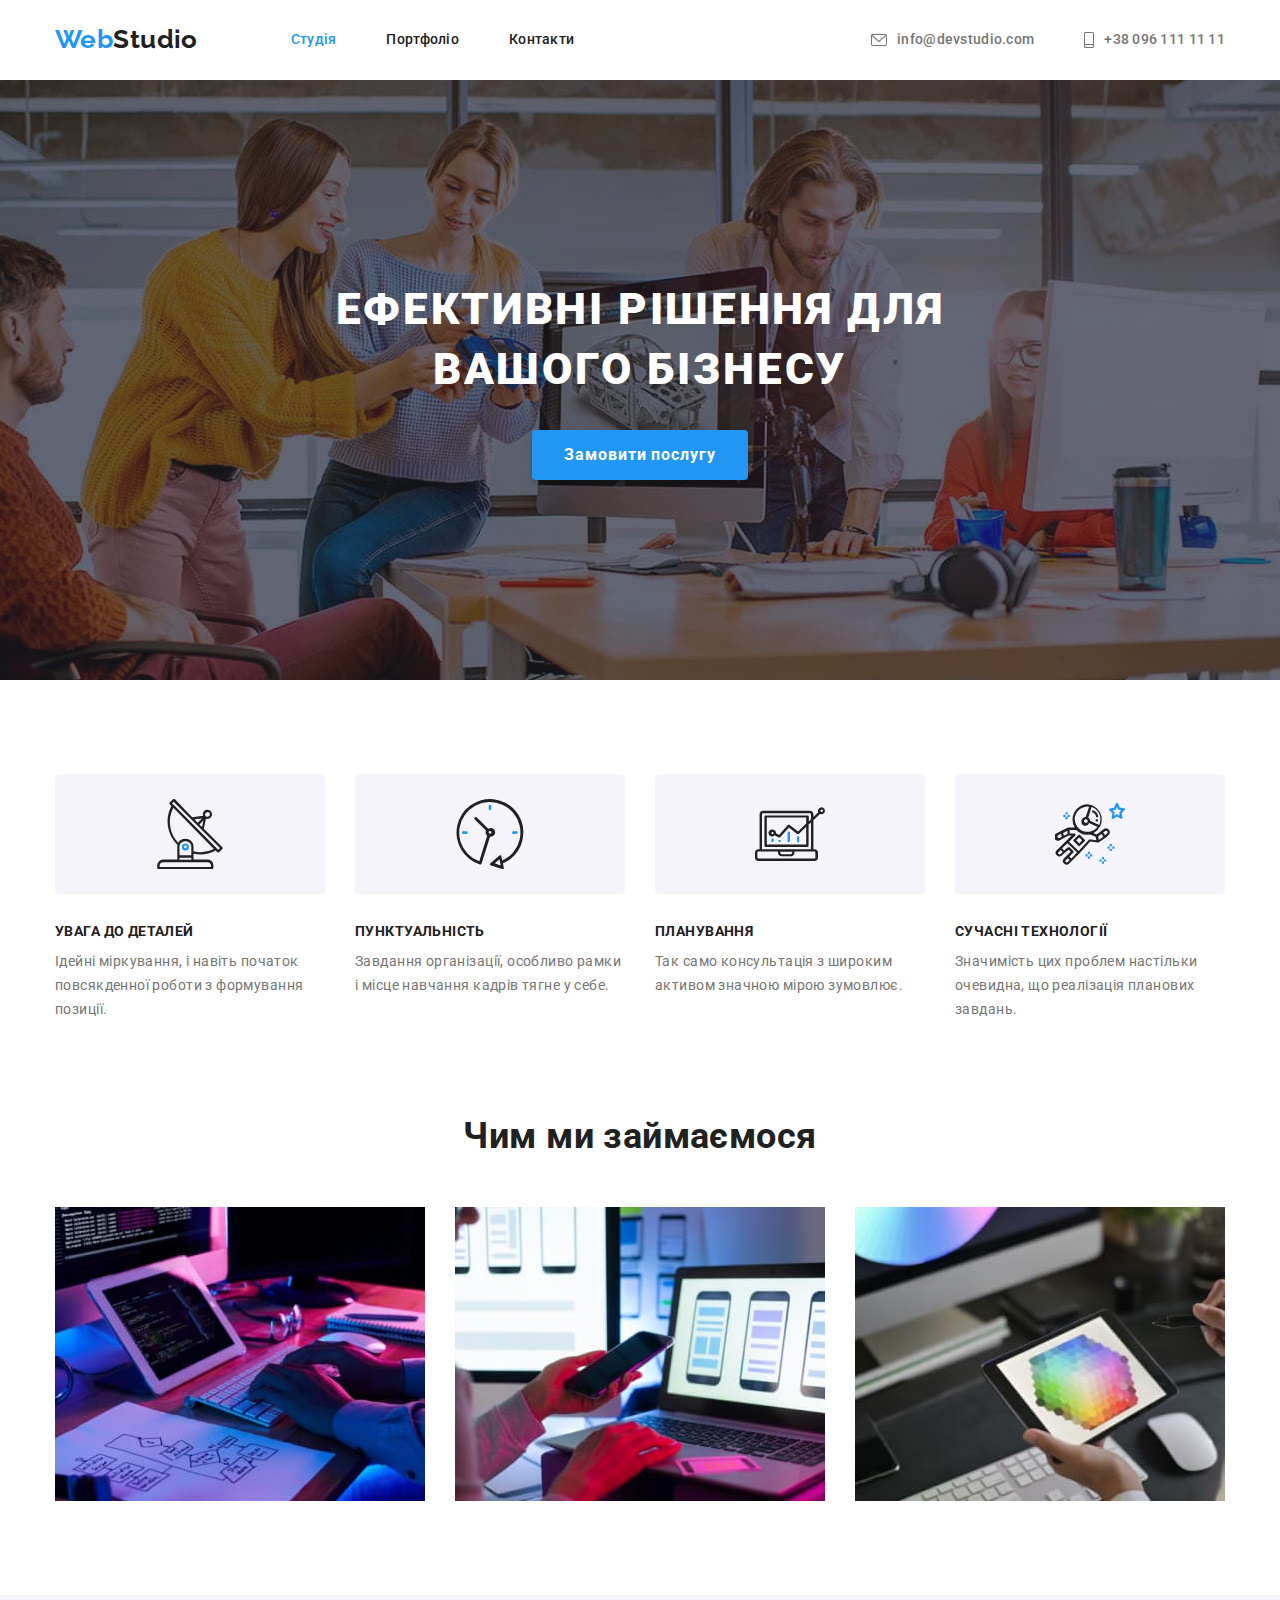
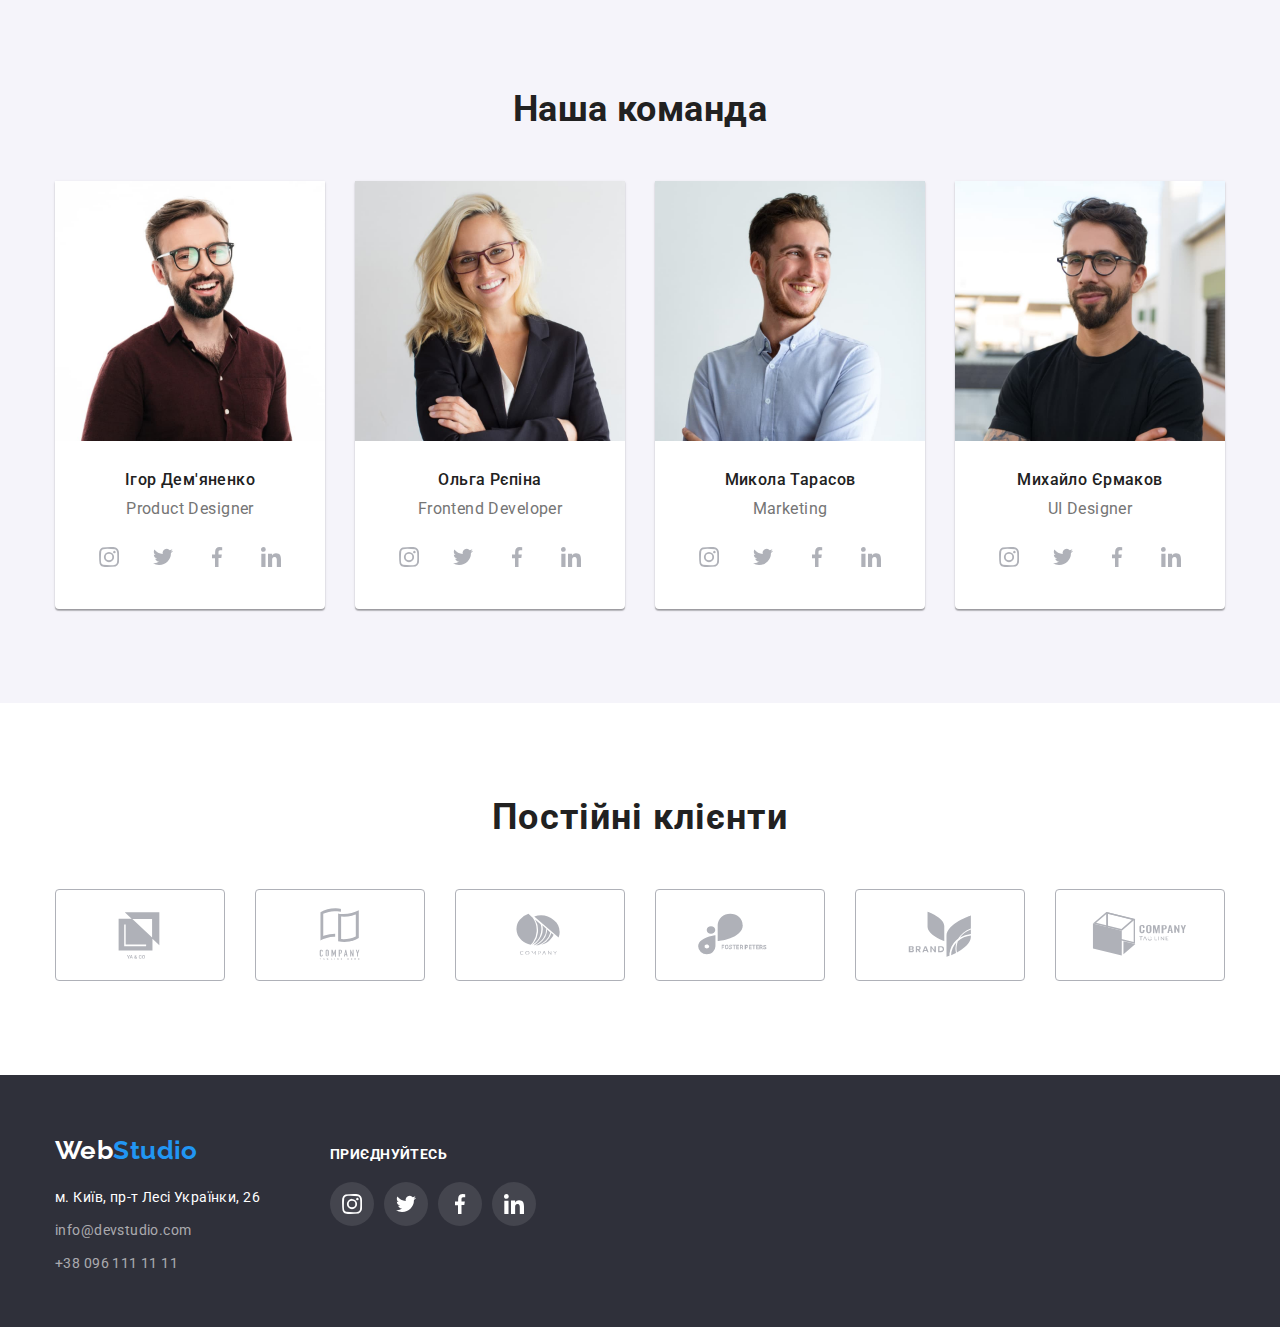
<file: index.html>
<!DOCTYPE html>
<html lang="uk">

<head>
  <meta charset="UTF-8" />
  <meta http-equiv="X-UA-Compatible" content="IE=edge" />
  <meta name="viewport" content="width=device-width, initial-scale=1.0" />
  <title>Document</title>

  <link href="https://fonts.googleapis.com/css2?family=Raleway:wght@700&family=Roboto:wght@400;500;700;900&display=swap"
    rel="stylesheet" />
  <link rel="stylesheet"
    href="https://cdnjs.cloudflare.com/ajax/libs/modern-normalize/1.1.0/modern-normalize.min.css" />

  <link rel="stylesheet" href="./css/styles.css" />
</head>

<body>
  <header>
    <div class="container main-nav">
      <a href="./index.html" class="logo">
        <span class="web">Web</span><span class="studio">Studio</span></a>
      <nav>
        <ul class="site-nav list">
          <li class="item">
            <a href="./index.html" class="link current">Студія</a>
          </li>
          <li class="item">
            <a href="./portfolio.html" class="link">Портфоліо</a>
          </li>
          <li class="item"><a href="" class="link">Контакти</a></li>
        </ul>
      </nav>

      <ul class="auth-nav list">
        <li class="item">
          <a href="mailto:info@devstudio.com" class="info">
            <svg class="icon-emeil" width="16" height="12">
              <use href="./images/icons.svg#icon-email" class="o"></use>
            </svg>
            info@devstudio.com</a>
        </li>
        <li class="item">
          <a href="tel:+380961111111" class="info">
            <svg class="icon-smartphone" width="10" height="16">
              <use href="./images/icons.svg#icon-smartphone"></use>
            </svg>
            +38 096 111 11 11</a>
        </li>
      </ul>
    </div>
  </header>

  <main>
    <section class="hero section">
      <div class="container">
        <h1 class="hero-title">Ефективні рішення для вашого бізнесу</h1>
        <button type="button" class="button-primary">Замовити послугу</button>
      </div>
    </section>

    <section class="section no-pading">
      <div class="container">
        <h2 class="visually-hidden">Переваги</h2>
        <ul class="feature-list list">
          <li class="distributed">
            <div class="icon-element">
              <svg class="icon-header-mail" width="70" height="70">
                <use href="./images/icons.svg#icon-nlo"></use>
              </svg>
            </div>
            <h3 class="title">Увага до деталей</h3>
            <p class="desc">
              Ідейні міркування, і навіть початок повсякденної роботи з
              формування позиції.
            </p>
          </li>
          <li class="distributed">
            <div class="icon-element">
              <svg class="icon-header-mail" width="70" height="70">
                <use href="./images/icons.svg#icon-clock"></use>
              </svg>
            </div>
            <h3 class="title">Пунктуальність</h3>
            <p class="desc">
              Завдання організації, особливо рамки і місце навчання кадрів
              тягне у себе.
            </p>
          </li>
          <li class="distributed">
            <div class="icon-element">
              <svg class="icon-header-mail" width="70" height="70">
                <use href="./images/icons.svg#icon-diagram"></use>
              </svg>
            </div>
            <h3 class="title">Планування</h3>
            <p class="desc">
              Так само консультація з широким активом значною мірою зумовлює.
            </p>
          </li>
          <li class="distributed">
            <div class="icon-element">
              <svg class="icon-header-mail" width="70" height="70">
                <use href="./images/icons.svg#icon-astronaut"></use>
              </svg>
            </div>
            <h3 class="title">Сучасні технології</h3>
            <p class="desc">
              Значимість цих проблем настільки очевидна, що реалізація
              планових завдань.
            </p>
          </li>
        </ul>
      </div>
    </section>

    <section class="work-list section">
      <div class="container">
        <h2 class="rubric">Чим ми займаємося</h2>
        <ul class="img list">
          <li class="picture">
            <img src="./images/img.jpg" alt="programer-working-his-desk-office" width="370" height="294" />
          </li>
          <li class="picture">
            <img src="./images/img1.jpg" alt="creators-is-working-interface-mobile-phones" width="370" height="294" />
          </li>
          <li class="picture">
            <img src="./images/img2.jpg" alt="creative-artist-web-design-with-working-colour-selection-graphic-tablet"
              width="370" height="294" />
          </li>
        </ul>
      </div>
    </section>

    <section class="team-section section">
      <div class="container">
        <h2 class="rubric">Наша команда</h2>
        <ul class="items list">
          <li class="foto">
            <img src="./images/foto1.jpg" alt="Product Designer" class="picture" width="270" height="260" />
            <div class="foto-desc">
              <h3 class="name">Ігор Дем'яненко</h3>
              <p class="subtitle">Product Designer</p>

              <div class="icon-wrapper">
                <ul class="card-link">
                  <li class="link-icon-list">
                    <a href="" class="link-social-icon">
                      <svg class="icon-kom" width="20" height="20">
                        <use href="./images/icons.svg#icon-instagram" class="o"></use>
                      </svg>
                    </a>
                  </li>
                  <li class="link-icon-list">
                    <a href="" class="link-social-icon">
                      <svg class="icon-kom" width="20" height="20">
                        <use href="./images/icons.svg#icon-twitter" class="o"></use>
                      </svg>
                    </a>
                  </li>
                  <li class="link-icon-list">
                    <a href="" class="link-social-icon">
                      <svg class="icon-kom" width="20" height="20">
                        <use href="./images/icons.svg#icon-facebook" class="o"></use>
                      </svg>
                    </a>
                  </li>
                  <li class="link-icon-list">
                    <a href="" class="link-social-icon">
                      <svg class="icon-kom" width="20" height="20">
                        <use href="./images/icons.svg#icon-linkedin" class="o"></use>
                      </svg>
                    </a>
                  </li>
                </ul>
              </div>
            </div>
          </li>
          <li class="foto">
            <img src="./images/foto2.jpg" alt="Frontend Developer" class="picture" width="270" height="260" />
            <div class="foto-desc">
              <h3 class="name">Ольга Рєпіна</h3>
              <p class="subtitle">Frontend Developer</p>

              <div class="icon-wrapper">
                <ul class="card-link">
                  <li class="link-icon-list">
                    <a href="" class="link-social-icon">
                      <svg class="icon-kom" width="20" height="20">
                        <use href="./images/icons.svg#icon-instagram" class="o"></use>
                      </svg>
                    </a>
                  </li>
                  <li class="link-icon-list">
                    <a href="" class="link-social-icon">
                      <svg class="icon-kom" width="20" height="20">
                        <use href="./images/icons.svg#icon-twitter" class="o"></use>
                      </svg>
                    </a>
                  </li>
                  <li class="link-icon-list">
                    <a href="" class="link-social-icon">
                      <svg class="icon-kom" width="20" height="20">
                        <use href="./images/icons.svg#icon-facebook" class="o"></use>
                      </svg>
                    </a>
                  </li>
                  <li class="link-icon-list">
                    <a href="" class="link-social-icon">
                      <svg class="icon-kom" width="20" height="20">
                        <use href="./images/icons.svg#icon-linkedin" class="o"></use>
                      </svg>
                    </a>
                  </li>
                </ul>
              </div>
            </div>
          </li>
          <li class="foto">
            <img src="./images/foto3.jpg" alt="Marketing" class="picture" width="270" height="260" />
            <div class="foto-desc">
              <h3 class="name">Микола Тарасов</h3>
              <p class="subtitle">Marketing</p>
              <div class="icon-wrapper">
                <ul class="card-link">
                  <li class="link-icon-list">
                    <a href="" class="link-social-icon">
                      <svg class="icon-kom" width="20" height="20">
                        <use href="./images/icons.svg#icon-instagram" class="o"></use>
                      </svg>
                    </a>
                  </li>
                  <li class="link-icon-list">
                    <a href="" class="link-social-icon">
                      <svg class="icon-kom" width="20" height="20">
                        <use href="./images/icons.svg#icon-twitter" class="o"></use>
                      </svg>
                    </a>
                  </li>
                  <li class="link-icon-list">
                    <a href="" class="link-social-icon">
                      <svg class="icon-kom" width="20" height="20">
                        <use href="./images/icons.svg#icon-facebook" class="o"></use>
                      </svg>
                    </a>
                  </li>
                  <li class="link-icon-list">
                    <a href="" class="link-social-icon">
                      <svg class="icon-kom" width="20" height="20">
                        <use href="./images/icons.svg#icon-linkedin" class="o"></use>
                      </svg>
                    </a>
                  </li>
                </ul>
              </div>
            </div>
          </li>
          <li class="foto">
            <img src="./images/foto4.jpg" alt="UI Designer" class="picture" width="270" height="260" />
            <div class="foto-desc">
              <h3 class="name">Михайло Єрмаков</h3>
              <p class="subtitle">UI Designer</p>

              <div class="icon-wrapper">
                <ul class="card-link">
                  <li class="link-icon-list">
                    <a href="" class="link-social-icon">
                      <svg class="icon-kom" width="20" height="20">
                        <use href="./images/icons.svg#icon-instagram" class="o"></use>
                      </svg>
                    </a>
                  </li>
                  <li class="link-icon-list">
                    <a href="" class="link-social-icon">
                      <svg class="icon-kom" width="20" height="20">
                        <use href="./images/icons.svg#icon-twitter" class="o"></use>
                      </svg>
                    </a>
                  </li>
                  <li class="link-icon-list">
                    <a href="" class="link-social-icon">
                      <svg class="icon-kom" width="20" height="20">
                        <use href="./images/icons.svg#icon-facebook" class="o"></use>
                      </svg>
                    </a>
                  </li>
                  <li class="link-icon-list">
                    <a href="" class="link-social-icon">
                      <svg class="icon-kom" width="20" height="20">
                        <use href="./images/icons.svg#icon-linkedin" class="o"></use>
                      </svg>
                    </a>
                  </li>
                </ul>
              </div>
            </div>
          </li>
        </ul>
      </div>
    </section>

    <section class="section-clients section">
      <div class="container">
        <h2 class="section-title">Постійні клієнти</h2>
        <ul class="list-icon">
          <li class="item-icon">
            <a class="link-icon" href="">
              <svg class="icon-title" width="106" height="60">
                <use href="./images/icons.svg#icon-logo1"></use>
              </svg></a>
          </li>
          <li class="item-icon">
            <a class="link-icon" href="">
              <svg class="icon-title" width="106" height="60">
                <use href="./images/icons.svg#icon-logo2"></use>
              </svg></a>
          </li>
          <li class="item-icon">
            <a class="link-icon" href="">
              <svg class="icon-title" width="106" height="60">
                <use href="./images/icons.svg#icon-logo3"></use>
              </svg></a>
          </li>
          <li class="item-icon">
            <a class="link-icon" href="">
              <svg class="icon-title" width="106" height="60">
                <use href="./images/icons.svg#icon-logo4"></use>
              </svg></a>
          </li>
          <li class="item-icon">
            <a class="link-icon" href="">
              <svg class="icon-title" width="106" height="60">
                <use href="./images/icons.svg#icon-logo5"></use>
              </svg></a>
          </li>
          <li class="item-icon">
            <a class="link-icon" href="">
              <svg class="icon-title" width="106" height="60">
                <use href="./images/icons.svg#icon-logo6"></use>
              </svg></a>
          </li>
        </ul>
      </div>
    </section>
  </main>

  <footer class="footer">
    <div class="container list-div">
      <div class="link-wrapper">
        <a href="./index.html" class="logo-f"><span class="web-footer">Web</span><span
            class="studio-footer">Studio</span>
        </a>
        <address>
          <ul class="info-nav list">
            <li>
              <a href="#" class="map">м. Київ, пр-т Лесі Українки, 26</a>
            </li>
            <li>
              <a href="mailto:info@devstudio.com" class="mail-up">info@devstudio.com</a>
            </li>
            <li>
              <a href="tel:+380961111111" class="tel-up">+38 096 111 11 11</a>
            </li>
          </ul>
        </address>
      </div>

      <div class="icon-wrapper-footer">
        <p class="text-icon">приєднуйтесь</p>

        <ul class="list-icon-footer">
          <li class="item-icon-end">
            <a href="" class="link-footer-icon">
              <svg class="icon-kom-footer" width="20" height="20">
                <use href="./images/icons.svg#icon-instagram" class="o"></use>
              </svg>
            </a>
          </li>
          <li class="item-icon-end">
            <a href="" class="link-footer-icon">
              <svg class="icon-kom-footer" width="20" height="20">
                <use href="./images/icons.svg#icon-twitter" class="o"></use>
              </svg>
            </a>
          </li>
          <li class="item-icon-end">
            <a href="" class="link-footer-icon">
              <svg class="icon-kom-footer" width="20" height="20">
                <use href="./images/icons.svg#icon-facebook" class="o"></use>
              </svg>
            </a>
          </li>
          <li class="item-icon-end">
            <a href="" class="link-footer-icon">
              <svg class="icon-kom-footer" width="20" height="20">
                <use href="./images/icons.svg#icon-linkedin" class="o"></use>
              </svg>
            </a>
          </li>
        </ul>
      </div>
    </div>
  </footer>
</body>

</html>
</file>
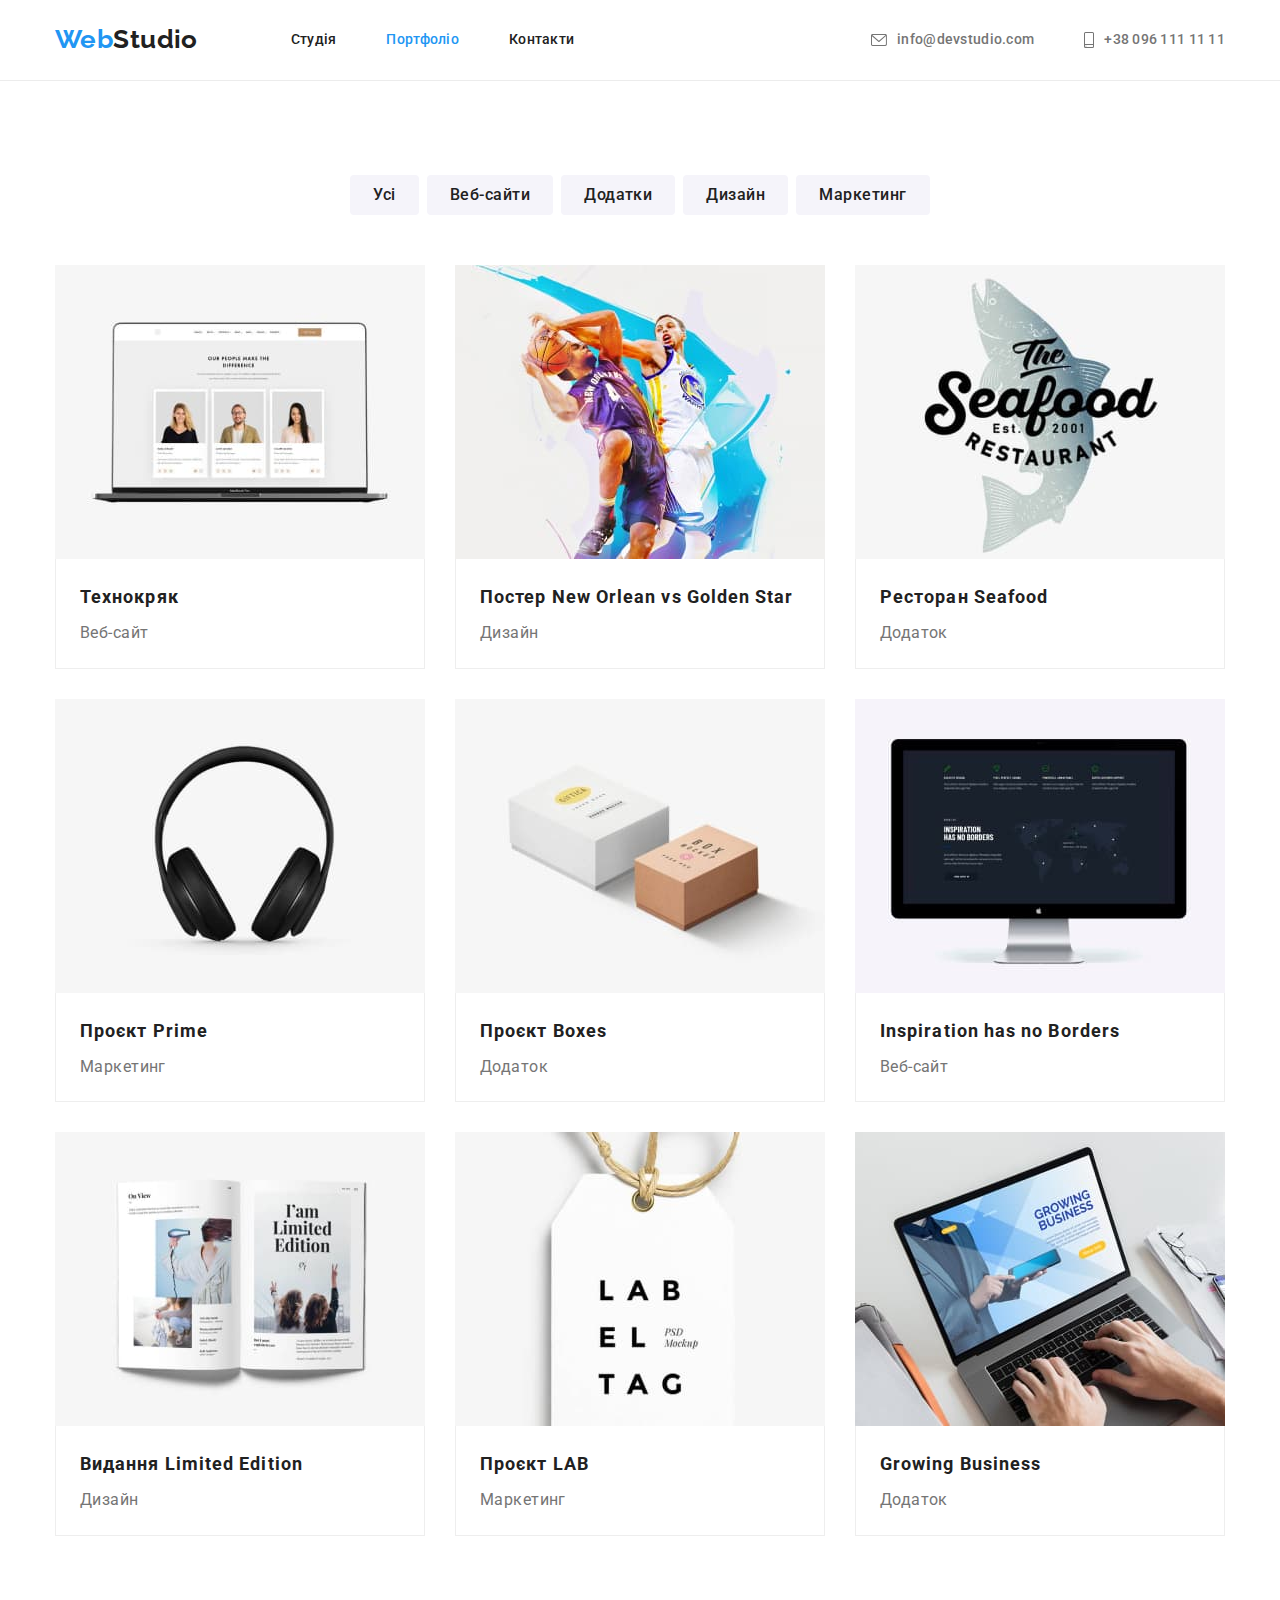
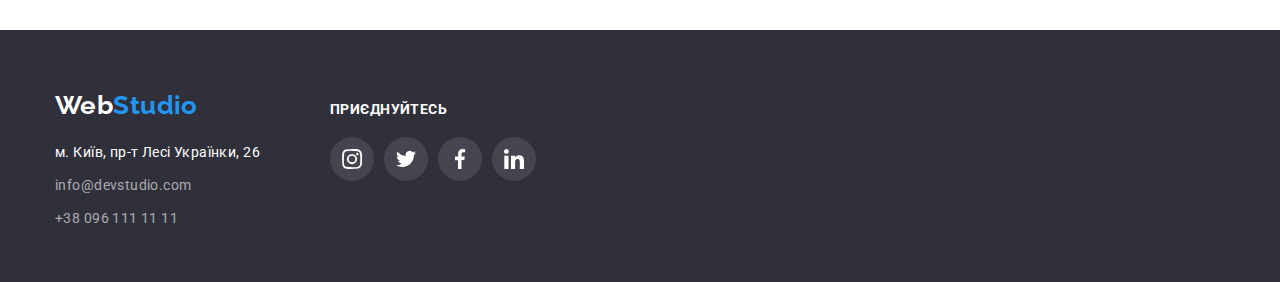
<file: portfolio.html>
<!DOCTYPE html>
<html lang="uk">

<head>
  <meta charset="UTF-8" />
  <meta http-equiv="X-UA-Compatible" content="IE=edge" />
  <meta name="viewport" content="width=device-width, initial-scale=1.0" />
  <title>Document</title>

  <link href="https://fonts.googleapis.com/css2?family=Raleway:wght@700&family=Roboto:wght@400;500;700;900&display=swap"
    rel="stylesheet" />

  <link rel="stylesheet"
    href="https://cdnjs.cloudflare.com/ajax/libs/modern-normalize/1.1.0/modern-normalize.min.css" />

  <link rel="stylesheet" href="./css/styles.css" />
</head>

<body>
  <header class="main-end">
    <div class="container main-nav">
      <a href="./index.html" class="logo">
        <span class="web">Web</span><span class="studio">Studio</span></a>

      <nav>
        <ul class="site-nav list">
          <li class="item"><a href="./index.html" class="link">Студія</a></li>
          <li class="item">
            <a href="./portfolio.html" class="link current">Портфоліо</a>
          </li>
          <li class="item"><a href="" class="link">Контакти</a></li>
        </ul>
      </nav>

      <ul class="auth-nav list">
        <li class="item">
          <a href="mailto:info@devstudio.com" class="info">
            <svg class="icon-emeil" width="16" height="12">
              <use href="./images/icons.svg#icon-email"></use>
            </svg>
            info@devstudio.com</a>
        </li>
        <li class="item">
          <a href="tel:+380961111111" class="info">
            <svg class="icon-smartphone" width="10" height="16">
              <use href="./images/icons.svg#icon-smartphone"></use>
            </svg>
            +38 096 111 11 11</a>
        </li>
      </ul>
    </div>
  </header>

  <main>
    <section class="section-portfolio section">
      <div class="container">
        <h1 class="visually-hidden">Портфоліо</h1>
        <ul class="btn-portfolio list">
          <li class="btn-list">
            <button type="button" class="btn">Усі</button>
          </li>
          <li class="btn-list">
            <button type="button" class="btn">Веб-сайти</button>
          </li>
          <li class="btn-list">
            <button type="button" class="btn">Додатки</button>
          </li>
          <li class="btn-list">
            <button type="button" class="btn">Дизайн</button>
          </li>
          <li class="btn-list">
            <button type="button" class="btn">Маркетинг</button>
          </li>
        </ul>

        <ul class="firs-block list">
          <li class="block-img">
            <a href=""><img src="./images/portfolio1.jpg" alt="web-site" class="picture" width="370" height="294" />
              <div class="name-desc">
                <h2 class="name-block">Технокряк</h2>
                <p class="name-end">Веб-сайт</p>
              </div>
            </a>
          </li>
          <li class="block-img">
            <a href=""><img src="./images/portfolio2.jpg" alt="design" class="picture" width="370" height="294" />
              <div class="name-desc">
                <h2 class="name-block">Постер New Orlean vs Golden Star</h2>
                <p class="name-end">Дизайн</p>
              </div>
            </a>
          </li>
          <li class="block-img">
            <a href=""><img src="./images/portfolio3.jpg" alt="addition" class="picture" width="370" height="294" />
              <div class="name-desc">
                <h2 class="name-block">Ресторан Seafood</h2>
                <p class="name-end">Додаток</p>
              </div>
            </a>
          </li>
          <li class="block-img">
            <a href=""><img src="./images/portfolio4.jpg" alt="marketing" class="picture" width="370" height="294" />
              <div class="name-desc">
                <h2 class="name-block">Проєкт Prime</h2>
                <p class="name-end">Маркетинг</p>
              </div>
            </a>
          </li>
          <li class="block-img">
            <a href=""><img src="./images/portfolio5.jpg" alt="addition" class="picture" width="370" height="294" />
              <div class="name-desc">
                <h2 class="name-block">Проєкт Boxes</h2>
                <p class="name-end">Додаток</p>
              </div>
            </a>
          </li>
          <li class="block-img">
            <a href=""><img src="./images/portfolio6.jpg" alt="web-site" class="picture" width="370" height="294" />
              <div class="name-desc">
                <h2 class="name-block">Inspiration has no Borders</h2>
                <p class="name-end">Веб-сайт</p>
              </div>
            </a>
          </li>
          <li class="block-img">
            <a href=""><img src="./images/portfolio7.jpg" alt="design" class="picture" width="370" height="294" />
              <div class="name-desc">
                <h2 class="name-block">Видання Limited Edition</h2>
                <p class="name-end">Дизайн</p>
              </div>
            </a>
          </li>
          <li class="block-img">
            <a href=""><img src="./images/portfolio8.jpg" alt="marketing" class="picture" width="370" height="294" />
              <div class="name-desc">
                <h2 class="name-block">Проєкт LAB</h2>
                <p class="name-end">Маркетинг</p>
              </div>
            </a>
          </li>
          <li class="block-img">
            <a href=""><img src="./images/portfolio9.jpg" alt="addition" class="picture" width="370" height="294" />
              <div class="name-desc">
                <h2 class="name-block">Growing Business</h2>
                <p class="name-end">Додаток</p>
              </div>
            </a>
          </li>
        </ul>
      </div>
    </section>
  </main>

  <footer class="footer">
    <div class="container list-div">
      <div class="link-wrapper">
        <a href="./index.html" class="logo-f"><span class="web-footer">Web</span><span
            class="studio-footer">Studio</span>
        </a>
        <address>
          <ul class="info-nav list">
            <li>
              <a href="#" class="map">м. Київ, пр-т Лесі Українки, 26</a>
            </li>
            <li>
              <a href="mailto:info@devstudio.com" class="mail-up">info@devstudio.com</a>
            </li>
            <li>
              <a href="tel:+380961111111" class="tel-up">+38 096 111 11 11</a>
            </li>
          </ul>
        </address>
      </div>

      <div class="icon-wrapper-footer">
        <p class="text-icon">приєднуйтесь</p>

        <ul class="list-icon-footer">
          <li class="item-icon-end">
            <a href="" class="link-footer-icon">
              <svg class="icon-kom-footer" width="20" height="20">
                <use href="./images/icons.svg#icon-instagram" class="o"></use>
              </svg>
            </a>
          </li>
          <li class="item-icon-end">
            <a href="" class="link-footer-icon">
              <svg class="icon-kom-footer" width="20" height="20">
                <use href="./images/icons.svg#icon-twitter" class="o"></use>
              </svg>
            </a>
          </li>
          <li class="item-icon-end">
            <a href="" class="link-footer-icon">
              <svg class="icon-kom-footer" width="20" height="20">
                <use href="./images/icons.svg#icon-facebook" class="o"></use>
              </svg>
            </a>
          </li>
          <li class="item-icon-end">
            <a href="" class="link-footer-icon">
              <svg class="icon-kom-footer" width="20" height="20">
                <use href="./images/icons.svg#icon-linkedin" class="o"></use>
              </svg>
            </a>
          </li>
        </ul>
      </div>
    </div>
  </footer>
</body>

</html>
</file>
<file: css/styles.css>
html {
  box-sizing: border-box;
}
*,
*::before,
*::after {
  box-sizing: inherit;
}
h1,
h2,
h3,
h4,
h5,
h6,
ul,
p {
  margin: 0;
}
ul {
  padding: 0;
}
img {
  display: block;
  max-width: 100%;
  height: auto;
}
a {
  text-decoration: none;
  color: inherit;
}
:root {
  --background-color: #ffffff;
  --brand-color: #2f303a;
  --button-color: #2196f3;
  --text-color: #212121;
  --second-text: #757575;
  --animation-name: #f5f4fa;
  --button-activ: #188ce8;
  --background-color-hero: #c4c4c4;
  --icons: #afb1b8;
}

body {
  background-color: var(--background-color);
  color: var(--second-text);
  font-family: Roboto, sans-serif;
  font-size: 14px;
  letter-spacing: 0.03em;
}
.container {
  width: 1200px;
  padding-left: 15px;
  padding-right: 15px;
  margin-left: auto;
  margin-right: auto;
}
.section {
  padding-top: 94px;
  padding-bottom: 94px;
}
.list {
  list-style: none;
  padding: 0;
  margin: 0;
}
.no-pading {
  padding-bottom: 0;
}

/* Шапка */
.main-nav {
  display: flex;
  align-items: center;
}
.main-end {
  border-bottom: 1px solid #ececec;
}
.logo {
  padding-top: 24px;
  padding-bottom: 25px;
  font-family: Raleway, sans-serif;
  font-weight: 700;
  font-size: 26px;
  line-height: 1.19;
}
.web {
  color: var(--button-color);
}
.studio {
  color: var(--text-color);
}
/* Навігації */
.site-nav {
  display: flex;
  margin-left: 93px;
}
.site-nav .item + .item {
  margin-left: 50px;
}
.site-nav .link {
  display: block;
  padding-top: 32px;
  padding-bottom: 32px;
  color: var(--text-color);

  font-weight: 500;
  line-height: 1.14;
  letter-spacing: 0.02em;
}
.site-nav .link.current {
  color: var(--button-color);
}
.site-nav .link:hover,
.site-nav .link:focus {
  color: var(--button-color);
}

/* Контакти */
.auth-nav {
  display: flex;
  margin-left: auto;
  line-height: 16px;
  font-size: 14px;
  align-items: center;
}
.auth-nav .item + .item {
  margin-left: 50px;
}
.icon-emeil {
  margin-right: 10px;
}
.icon-smartphone {
  margin-right: 10px;
}
.auth-nav .info {
  display: flex;
  align-items: center;
  font-weight: 500;
  line-height: 1.14;
  letter-spacing: 0.02em;
}
.info {
  color: var(--second-text);
  fill: var(--second-text);
}
.info:hover,
.info:focus {
  color: var(--button-color);
  fill: var(--button-color);
}

/* Герой */
.hero {
  padding: 200px 0 200px 0;
  max-width: 1600px;
  height: 600px;
  margin-left: auto;
  margin-right: auto;
  background: var(--background-color-hero);
  background-image: linear-gradient(
      to right,
      rgba(40, 48, 58, 0.4),
      rgba(47, 48, 58, 0.4)
    ),
    url(../images/Imgfon.jpg);
  background-repeat: no-repeat;
  background-position: center;
  background-size: auto;
}

.hero-title {
  text-align: center;
  color: var(--background-color);
  font-size: 44px;
  line-height: 1.36;
  letter-spacing: 0.06em;
  text-transform: uppercase;
  font-weight: 900;
  margin: 0 auto 30px;
  width: 696px;
}

.button-primary {
  display: flex;
  text-align: center;
  flex-direction: column;
  justify-content: center;
  align-items: center;
  cursor: pointer;

  font-weight: 700;
  font-size: 16px;
  line-height: 1.88;
  letter-spacing: 0.06em;
  box-shadow: 0px 4px 4px rgba(0, 0, 0, 0.15);
  border-radius: 4px;
  border: none;
  width: 216px;
  height: 50px;
  margin: auto;
  padding: 0;

  color: var(--background-color);
  background-color: var(--button-color);
}

.button-primary:hover,
.button-primary:focus {
  background-color: var(--button-activ);
}

/* Секції */
.visually-hidden {
  position: absolute;
  width: 1px;
  height: 1px;
  margin: -1px;
  border: 0;
  padding: 0;

  white-space: nowrap;
  clip-path: inset(100%);
  clip: rect(0 0 0 0);
  overflow: hidden;
}
/* Список переваг */
.feature-list {
  display: flex;
  flex-wrap: wrap;
  column-gap: 30px;
}
.feature-list > .distributed {
  flex-basis: calc((100% - 90px) / 4);
}
.feature-list .title {
  margin-bottom: 10px;

  color: var(--text-color);
  font-weight: 700;
  line-height: 1.14;
  font-size: 14px;
  text-transform: uppercase;
}
.feature-list .desc {
  line-height: 1.71;
}
/* Іконки перваг */
.icon-element {
  display: flex;
  align-items: center;
  justify-content: center;
  width: 270px;
  height: 120px;
  border-radius: 4px;
  margin-bottom: 30px;
  background-color: var(--animation-name);
}
.icon-header-mail {
  display: flex;
  justify-content: center;
}
.icon-header-mail:not(:last-child) {
  margin-right: 30px;
}

/* Чим займаємось */
.img {
  display: flex;
  flex-wrap: wrap;
  column-gap: 30px;
}
.img > .picture {
  flex-basis: calc((100% - 60px) / 3);
}
.rubric {
  margin-bottom: 50px;

  color: var(--text-color);
  font-weight: 700;
  font-size: 36px;
  line-height: 1.16;
  text-align: center;
}

/* Команда */
.team-section {
  background: var(--animation-name);
}
.items {
  display: flex;
  flex-wrap: wrap;
  column-gap: 30px;
}
.items > .foto {
  flex-basis: calc((100% - 90px) / 4);

  background-color: var(--background-color);
  box-shadow: 0px 1px 3px rgba(0, 0, 0, 0.12), 0px 1px 1px rgba(0, 0, 0, 0.14),
    0px 2px 1px rgba(0, 0, 0, 0.2);
  border-radius: 0px 0px 4px 4px;
}
.foto > .foto-desc {
  padding: 30px 0;
}
.team-section .rubric {
  margin-bottom: 50px;

  color: var(--text-color);
  font-weight: 700;
  font-size: 36px;
  line-height: 1.16;
  text-align: center;
}
.team-section .name {
  margin-bottom: 10px;
  color: var(--text-color);
  font-weight: 500;
  font-size: 16px;
  line-height: 1.18;
  text-align: center;
}
.team-section .subtitle {
  font-size: 16px;
  line-height: 1.18;
  text-align: center;
}

/* іконки соцмереж */
.icon-wrapper {
  display: flex;
  align-items: center;
  justify-content: center;
  padding-top: 16px;
}
.card-link {
  display: flex;
  justify-content: center;
}
.link-icon-list {
  list-style-type: none;
}
.link-social-icon {
  display: flex;
  justify-content: center;
  align-items: center;
  width: 44px;
  height: 44px;
  fill: var(--icons);
  cursor: pointer;
}
.link-social-icon:hover,
.link-social-icon:focus {
  fill: var(--background-color);
  background-color: var(--button-color);
  border-radius: 50%;
}
.link-icon-list:not(:last-child) {
  margin-right: 10px;
}

/* Постійні клієнти ІКОНКИ */
.section-clients .section-title {
  margin-bottom: 50px;
  font-weight: 700;
  font-size: 36px;
  line-height: 1.16;
  text-align: center;
  letter-spacing: 0.03em;
  color: var(--text-color);
}
.list-icon {
  display: flex;
  justify-content: center;
}
.item-icon {
  display: flex;
  justify-content: center;
  align-items: baseline;
}
.item-icon:not(:last-child) {
  margin-right: 30px;
}
.link-icon {
  display: flex;
  justify-content: center;
  align-items: center;
  width: 170px;
  height: 92px;
  border: 1px solid var(--icons);
  border-radius: 4px;
  fill: var(--icons);
}
.link-icon:hover,
.link-icon:focus {
  fill: var(--button-color);
  border-color: var(--button-color);
}

/* Футер Лого*/
.footer {
  background: var(--brand-color);
  height: 252px;
  padding: 60px 0 60px 0;
}
.footer .list-div {
  display: flex;
  align-items: baseline;
}
.link-wrapper {
  margin-right: 70px;
}
.logo-f {
  display: flex;
  margin-bottom: 20px;

  font-family: Raleway, sans-serif;
  font-weight: 700;
  font-size: 26px;
  line-height: 1.19;
}
.web-footer {
  color: var(--background-color);
}

.studio-footer {
  color: var(--button-color);
}

/* Контакти */
address li {
  margin-bottom: 9px;
}
address li:last-child {
  margin-bottom: 0;
}
.info-nav {
  font-style: normal;
}
.info-nav .map:hover,
.info-nav .map:focus,
.info-nav .mail-up:hover,
.info-nav .mail-up:focus,
.info-nav .tel-up:hover,
.info-nav .tel-up:focus {
  color: var(--button-color);
}
.info-nav .map {
  color: var(--background-color);
  line-height: 1.71;
}
.info-nav .mail-up {
  color: rgba(255, 255, 255, 0.6);
  line-height: 1.71;
}
.info-nav .tel-up {
  color: rgba(255, 255, 255, 0.6);
  line-height: 1.71;
}
/* Іконки соцмереж футер */

.icon-wrapper-footer {
  display: flex;
  flex-direction: column;
}

.text-icon {
  font-family: "Roboto";
  font-style: normal;
  font-weight: 700;
  font-size: 14px;
  line-height: 16px;
  letter-spacing: 0.03em;
  text-transform: uppercase;
  margin-bottom: 20px;
  color: var(--background-color);
  fill: var(--background-color);
}
.list-icon-footer {
  display: flex;
  align-items: baseline;
}
.item-icon-end {
  display: flex;
  justify-content: center;
}
.item-icon-end:not(:last-child) {
  margin-right: 10px;
}
.link-footer-icon {
  display: flex;
  justify-content: center;
  align-items: center;
  width: 44px;
  height: 44px;
  fill: var(--background-color);
  cursor: pointer;
  background-color: rgba(255, 255, 255, 0.1);
  border-radius: 50%;
}
.link-footer-icon:hover,
.link-footer-icon:focus {
  fill: var(--background-color);
  background-color: var(--button-color);
  border-radius: 50%;
}
.link-footer-icon:not(:last-child) {
  margin-right: 10px;
}

/* Стилі для Portfoio */
/* Кнопки навігації */
.btn-portfolio {
  display: flex;
  justify-content: center;
  margin-bottom: 50px;
}
.btn {
  color: var(--text-color);
  background-color: var(--animation-name);
  font-weight: 500;
  font-size: 16px;
  line-height: 1.62;
  letter-spacing: 0.03em;
  text-align: center;
  font-family: inherit;
  cursor: pointer;

  padding: 6px 22px;
  border-radius: 4px;
  border: 1px solid transparent;
}
.btn-list:not(:last-child) {
  margin-right: 8px;
}
.btn-portfolio button:hover,
.btn-portfolio button:focus {
  color: var(--background-color);
  background-color: var(--button-color);
  box-shadow: 0px 3px 1px rgba(0, 0, 0, 0.1), 0px 1px 2px rgba(0, 0, 0, 0.08),
    0px 2px 2px rgba(0, 0, 0, 0.12);
  border-radius: 4px;
}
/* Портфоліо */

.firs-block {
  display: flex;
  flex-wrap: wrap;
  gap: 30px;
}
.firs-block > .block-img {
  flex-basis: calc((100% - 60px) / 3);
}
.name-desc {
  padding: 20px 24px;
  background: var(--background-color);
  border: 1px solid #eeeeee;
  border-top: 0;
}
.firs-block .name-block {
  margin-bottom: 4px;

  font-weight: 700;
  font-size: 18px;
  line-height: 2;
  letter-spacing: 0.06em;
  color: var(--text-color);
}
.firs-block .name-end {
  font-size: 16px;
  line-height: 1.8;
  color: var(--second-text);
}
.block-img:hover,
.block-img:focus {
  border: 1px solid #eeeeee;
  box-shadow: 0px 1px 1px rgba(0, 0, 0, 0.12), 0px 4px 4px rgba(0, 0, 0, 0.06),
    1px 4px 6px rgba(0, 0, 0, 0.16);
}
</file>
